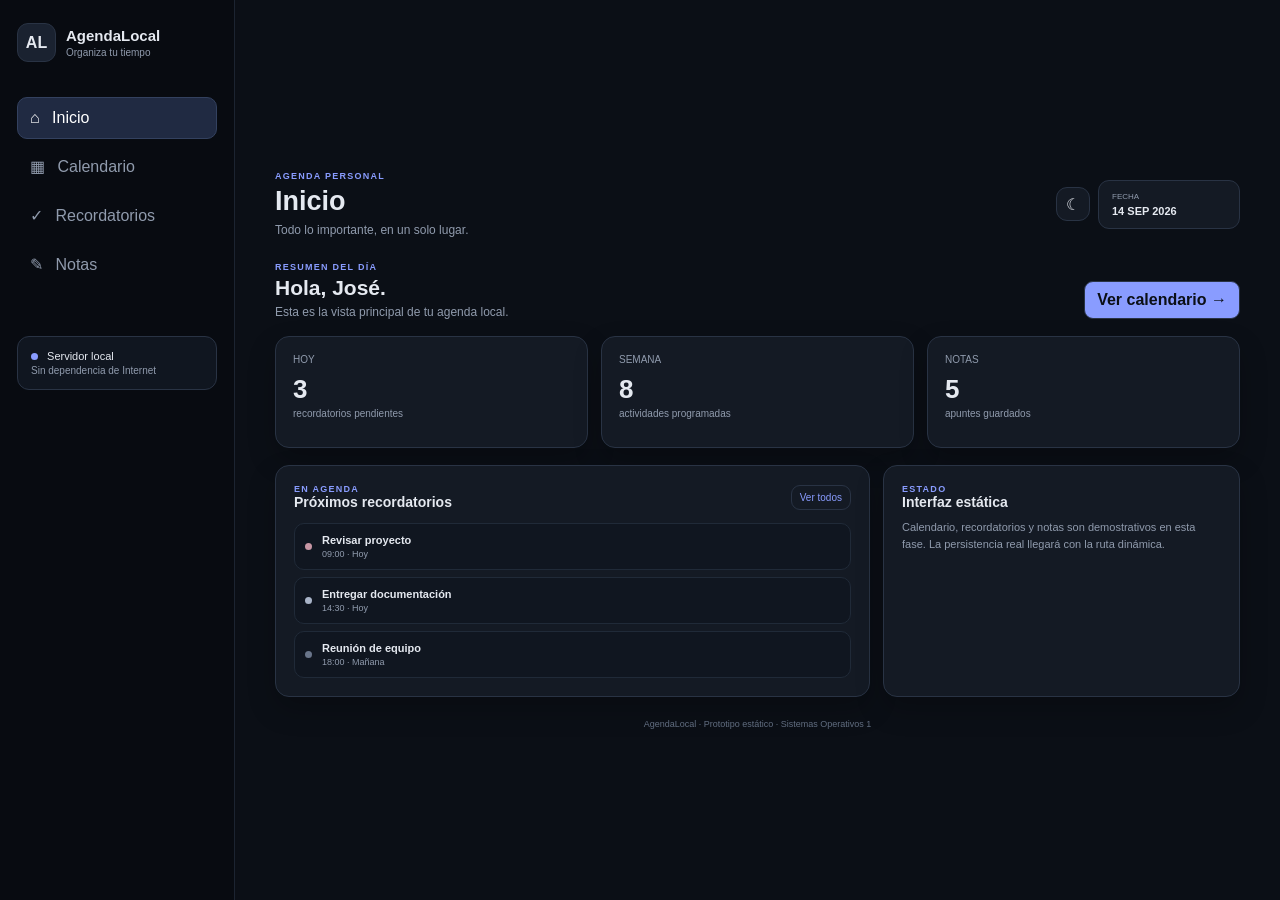
<file: index.html>
<!doctype html>
<html lang="es">
<head>
<meta charset="utf-8">
<meta name="viewport" content="width=device-width,initial-scale=1">
<title>AgendaLocal</title>
<link rel="stylesheet" href="css/style.css">
</head>
<body>
<div class="app">
<aside class="sidebar">
  <div class="brand"><div class="brand-icon">AL</div><div><b>AgendaLocal</b><small>Organiza tu tiempo</small></div></div>
  <nav>
    <button class="nav-btn active" data-view="inicio">⌂ <span>Inicio</span></button>
    <button class="nav-btn" data-view="calendario">▦ <span>Calendario</span></button>
    <button class="nav-btn" data-view="recordatorios">✓ <span>Recordatorios</span></button>
    <button class="nav-btn" data-view="notas">✎ <span>Notas</span></button>
  </nav>
  <div class="local"><i></i> Servidor local<small>Sin dependencia de Internet</small></div>
</aside>

<main>
<header>
  <div><p class="kicker">Agenda personal</p><h1 id="title">Inicio</h1><p id="subtitle">Todo lo importante, en un solo lugar.</p></div>
  <div class="top-actions">
    <button class="theme-btn" id="themeToggle" type="button" aria-label="Cambiar tema"><span id="themeIcon">☾</span></button>
    <div class="date"><span>FECHA</span><b>14 SEP 2026</b></div>
  </div>
</header>

<section class="view active" id="inicio">
  <div class="welcome"><div><p class="kicker">Resumen del día</p><h2>Hola, José.</h2><p>Esta es la vista principal de tu agenda local.</p></div><button class="primary" data-go="calendario">Ver calendario →</button></div>
  <div class="cards">
    <article class="card"><small>HOY</small><b>3</b><span>recordatorios pendientes</span></article>
    <article class="card"><small>SEMANA</small><b>8</b><span>actividades programadas</span></article>
    <article class="card"><small>NOTAS</small><b>5</b><span>apuntes guardados</span></article>
  </div>
  <div class="grid">
    <article class="panel"><div class="head"><div><p class="kicker">En agenda</p><h3>Próximos recordatorios</h3></div><button class="link" data-go="recordatorios">Ver todos</button></div>
      <div class="list">
        <div class="row"><i class="high"></i><div><b>Revisar proyecto</b><small>09:00 · Hoy</small></div></div>
        <div class="row"><i class="medium"></i><div><b>Entregar documentación</b><small>14:30 · Hoy</small></div></div>
        <div class="row"><i class="low"></i><div><b>Reunión de equipo</b><small>18:00 · Mañana</small></div></div>
      </div>
    </article>
    <article class="panel tip"><p class="kicker">Estado</p><h3>Interfaz estática</h3><p>Calendario, recordatorios y notas son demostrativos en esta fase. La persistencia real llegará con la ruta dinámica.</p></article>
  </div>
</section>

<section class="view" id="calendario">
  <div class="section-head">
    <div><p class="kicker">Agenda mensual</p><h2 id="calendarTitle">Septiembre 2026</h2></div>
    <div><button class="small" id="prevMonth" type="button">‹</button><button class="small" id="nextMonth" type="button">›</button></div>
  </div>
  <article class="panel calendar-panel"><div class="calendar" id="calendar"></div></article>
  <div class="grid two"><article class="panel"><p class="kicker">Vista del día</p><h3 id="selectedDateTitle">14 de septiembre</h3><div class="list" id="dayList"></div></article><article class="panel tip"><p class="kicker">Próxima fase</p><h3>Calendario dinámico</h3><p>Los eventos podrán guardarse en PostgreSQL cuando conectemos la ruta dinámica.</p></article></div>
</section>

<section class="view" id="recordatorios">
  <div class="section-head"><div><p class="kicker">Organización</p><h2>Recordatorios</h2></div>
  <button class="primary" id="newReminder" type="button">+ Nuevo recordatorio</button></div>
  <div class="cards">
    <article class="card item"><small>ALTA PRIORIDAD</small><b>Revisar proyecto</b><span>Hoy · 09:00 · Universidad</span></article>
    <article class="card item"><small>MEDIA PRIORIDAD</small><b>Entregar documentación</b><span>Hoy · 14:30 · Proyecto</span></article>
    <article class="card item"><small>BAJA PRIORIDAD</small><b>Reunión de equipo</b><span>Mañana · 18:00 · Equipo</span></article>
  </div>
  <article class="panel tip"><p class="kicker">Diseñado para crecer</p><h3>CRUD de la ruta dinámica</h3><p>En la siguiente fase estos recordatorios podrán crearse, editarse, listarse y eliminarse.</p></article>
</section>

<section class="view" id="notas">
  <div class="section-head"><div><p class="kicker">Apuntes personales</p><h2>Notas</h2></div>
  <button class="primary" id="newNote" type="button">+ Nueva nota</button></div>
  <div class="notes">
    <article class="note"><small>14 SEP 2026</small><h3>Revisar presentación</h3><p>Comprobar capturas, evidencias y explicación del proyecto antes de la demostración.</p></article>
    <article class="note"><small>14 SEP 2026</small><h3>Lista de pendientes</h3><p>Terminar estilos, probar enlaces y guardar una copia externa del código.</p></article>
    <article class="note"><small>13 SEP 2026</small><h3>Ideas</h3><p>Agregar prioridades, etiquetas y filtros en la versión dinámica.</p></article>
  </div>
</section>
<footer>AgendaLocal · Prototipo estático · Sistemas Operativos 1</footer>
</main></div>
<script src="js/app.js"></script>
</body></html>
</file>
<file: css/style.css>
:root{--bg:#0b0f16;--side:#080b11;--panel:#141a24;--panel2:#1a2230;--border:#293344;--text:#e5e9f0;--muted:#909bad;--primary:#899cff;--soft:#202a42}
*{box-sizing:border-box;margin:0;padding:0}body{min-height:100vh;background:var(--bg);color:var(--text);font-family:Arial,Helvetica,sans-serif}button{font:inherit;cursor:pointer}.app{min-height:100vh;display:grid;grid-template-columns:235px 1fr}.sidebar{padding:23px 17px;background:var(--side);border-right:1px solid #1c2431}.brand{display:flex;align-items:center;gap:10px;margin-bottom:35px}.brand-icon{width:39px;height:39px;display:grid;place-items:center;background:var(--panel2);border:1px solid var(--border);border-radius:11px;font-weight:800}.brand b{display:block;font-size:15px}.brand small,.local small{display:block;color:var(--muted);font-size:10px;margin-top:3px}nav{display:grid;gap:6px}.nav-btn{width:100%;padding:11px 12px;border:1px solid transparent;border-radius:10px;background:transparent;color:var(--muted);text-align:left}.nav-btn:hover{background:#111721;color:var(--text)}.nav-btn.active{background:var(--soft);border-color:#33415f;color:#fff}.nav-btn span{margin-left:8px}.local{margin-top:50px;padding:13px;border:1px solid var(--border);border-radius:12px;background:#101620;font-size:11px}.local i{display:inline-block;width:7px;height:7px;border-radius:50%;background:var(--primary);margin-right:6px}
main{width:min(1400px,100%);margin:auto;padding:32px 40px}header{display:flex;justify-content:space-between;gap:15px;margin-bottom:25px}.kicker{color:var(--primary);font-size:9px;font-weight:800;letter-spacing:.14em;text-transform:uppercase}header h1{margin-top:5px;font-size:27px}header p:last-child{margin-top:6px;color:var(--muted);font-size:12px}.top-actions{display:flex;align-items:center;gap:8px}.date,.theme-btn{background:var(--panel);border:1px solid var(--border);border-radius:11px}.date{min-width:142px;padding:11px 13px}.date span{display:block;color:var(--muted);font-size:8px}.date b{display:block;margin-top:4px;font-size:11px}.theme-btn{width:34px;height:34px;display:grid;place-items:center;color:var(--text)}.theme-icon{font-size:17px}.view{display:none}.view.active{display:block}.welcome,.section-head{display:flex;align-items:flex-end;justify-content:space-between;gap:15px;margin-bottom:17px}.welcome h2,.section-head h2{margin-top:4px;font-size:21px}.welcome p:last-child{margin-top:5px;color:var(--muted);font-size:12px}.primary,.small,.link{border:1px solid var(--border);border-radius:9px}.primary{padding:9px 12px;background:var(--primary);color:#0b0f16;font-weight:800}.small{width:32px;height:32px;background:var(--panel);color:var(--text)}.link{padding:6px 8px;background:transparent;color:var(--primary);font-size:10px}.cards{display:grid;grid-template-columns:repeat(3,1fr);gap:13px;margin-bottom:17px}.card,.panel,.note{background:var(--panel);border:1px solid var(--border);border-radius:14px;box-shadow:0 12px 28px rgba(0,0,0,.22)}.card{padding:17px;min-height:112px}.card small,.card span{display:block;color:var(--muted);font-size:10px}.card b{display:block;margin:9px 0 3px;font-size:26px}.card.item b{font-size:16px}.grid{display:grid;grid-template-columns:1.25fr .75fr;gap:13px}.grid.two{margin-top:13px}.panel{padding:18px}.head{display:flex;justify-content:space-between;align-items:center;margin-bottom:13px}.panel h3,.note h3{font-size:14px}.list{display:grid;gap:7px;margin-top:12px}.row{display:flex;gap:10px;align-items:center;padding:10px;background:#101620;border:1px solid #202a38;border-radius:10px}.row i{width:7px;height:7px;border-radius:50%;background:var(--primary)}.row .high{background:#c796a4}.row .medium{background:#a9b4c8}.row .low{background:#69758a}.row b,.row small{display:block}.row b{font-size:11px}.row small{margin-top:3px;color:var(--muted);font-size:9px}.tip p:last-child{margin-top:9px;color:var(--muted);font-size:11px;line-height:1.55}.calendar-panel{padding:11px}.calendar{display:grid;grid-template-columns:repeat(7,1fr);border-top:1px solid var(--border);border-left:1px solid var(--border)}.calendar>span{padding:10px 5px;background:#101620;color:var(--muted);border-right:1px solid var(--border);border-bottom:1px solid var(--border);text-align:center;font-size:9px;font-weight:800;text-transform:uppercase}.day{position:relative;min-height:66px;padding:9px;border:0;border-right:1px solid var(--border);border-bottom:1px solid var(--border);background:var(--panel);color:var(--text);text-align:left}.day:hover{background:#1a2230}.day.muted{color:#586376}.day.weekend{background:#121923}.day.selected{outline:2px solid var(--primary);outline-offset:-2px;font-weight:800}.day i{position:absolute;left:9px;bottom:8px;width:5px;height:5px;border-radius:50%;background:var(--primary)}.notes{display:grid;grid-template-columns:repeat(3,1fr);gap:13px}.note{padding:17px;min-height:165px}.note small{color:var(--primary);font-size:9px;font-weight:800}.note h3{margin-top:11px}.note p{margin-top:8px;color:var(--muted);font-size:11px;line-height:1.6}footer{margin-top:22px;color:#616d80;text-align:center;font-size:9px}
body.light{--bg:#d9dee6;--side:#c8ced8;--panel:#e7ebf1;--panel2:#dfe4eb;--border:#b8c0cc;--text:#1e2633;--muted:#5e6878;--primary:#5369b8;--soft:#d0d7e5}
body.light .sidebar{border-color:#b7bfca}body.light .local,body.light .row,body.light .calendar>span{background:#dce2ea;border-color:#c0c8d2}body.light .day{background:var(--panel)}body.light .day.weekend{background:#e1e6ed}body.light .nav-btn.active{color:#1e2633}body.light footer{color:#667181}
@media(max-width:900px){.app{grid-template-columns:1fr}.sidebar{border-right:0;border-bottom:1px solid #1c2431}.local{display:none}nav{grid-template-columns:repeat(4,1fr)}main{padding:23px}.grid,.notes{grid-template-columns:1fr}}@media(max-width:650px){header,.welcome,.section-head{flex-direction:column;align-items:flex-start}.cards{grid-template-columns:1fr}.date{min-width:0}}
</file>
